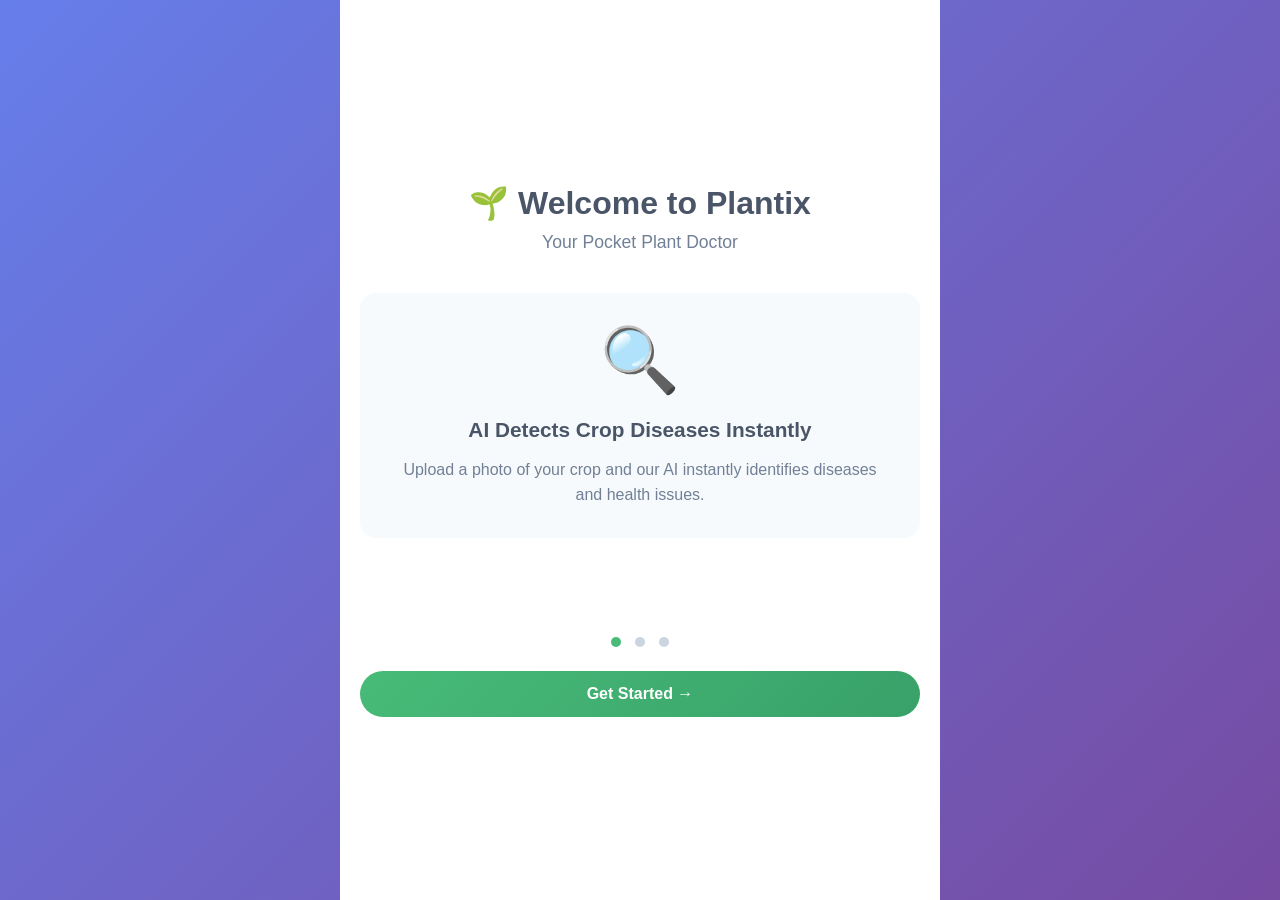
<file: index.html>
<!DOCTYPE html>
<html lang="en">
<head>
    <meta charset="UTF-8">
    <meta name="viewport" content="width=device-width, initial-scale=1.0, user-scalable=yes">
    <title>Plantix - Your Pocket Plant Doctor</title>
    <link rel="stylesheet" href="style.css">
</head>
<body>
    <!-- Welcome/Onboarding Page -->
    <div id="welcomePage" class="page active">
        <div class="container">
            <div class="welcome-section">
                <h1>🌱 Welcome to Plantix</h1>
                <p class="tagline">Your Pocket Plant Doctor</p>
            </div>

            <div class="slideshow-container">
                <div class="slide active">
                    <div class="slide-icon">🔍</div>
                    <h3>AI Detects Crop Diseases Instantly</h3>
                    <p>Upload a photo of your crop and our AI instantly identifies diseases and health issues.</p>
                </div>
                <div class="slide">
                    <div class="slide-icon">💊</div>
                    <h3>Get Treatment & Fertilizer Recommendations</h3>
                    <p>Receive detailed treatment plans and fertilizer suggestions tailored to your crop's needs.</p>
                </div>
                <div class="slide">
                    <div class="slide-icon">📊</div>
                    <h3>Track Crop Health & Watering</h3>
                    <p>Monitor your crops' health over time and get watering reminders for optimal growth.</p>
                </div>
            </div>

            <div class="slide-dots">
                <span class="dot active-dot"></span>
                <span class="dot"></span>
                <span class="dot"></span>
            </div>

            <button class="btn-primary" onclick="showLoginPage()">Get Started →</button>
        </div>
    </div>

    <!-- Login/Signup Page -->
    <div id="loginPage" class="page">
        <div class="container">
            <div class="form-container">
                <h2>🌿 Welcome Back</h2>
                <p class="form-subtitle">Sign in to continue to Plantix</p>

                <form id="loginForm" onsubmit="handleLogin(event)">
                    <div class="form-group">
                        <label for="email">Email Address</label>
                        <input type="email" id="email" name="email" required placeholder="farmer@example.com">
                    </div>

                    <div class="form-group">
                        <label for="password">Password</label>
                        <input type="password" id="password" name="password" required placeholder="••••••••">
                    </div>

                    <button type="submit" class="btn-primary btn-block">Login</button>
                </form>

                <div class="form-footer">
                    <p>Don't have an account? <a href="#" onclick="showSignupForm()">Sign up</a></p>
                </div>
            </div>

            <div class="signup-container" style="display: none;">
                <h2>🌱 Create Account</h2>
                <p class="form-subtitle">Join Plantix today</p>

                <form id="signupForm" onsubmit="handleSignup(event)">
                    <div class="form-group">
                        <label for="signupName">Full Name</label>
                        <input type="text" id="signupName" required placeholder="John Doe">
                    </div>

                    <div class="form-group">
                        <label for="signupEmail">Email Address</label>
                        <input type="email" id="signupEmail" required placeholder="farmer@example.com">
                    </div>

                    <div class="form-group">
                        <label for="signupFarm">Farm Location</label>
                        <input type="text" id="signupFarm" required placeholder="City, State">
                    </div>

                    <div class="form-group">
                        <label for="signupPassword">Password</label>
                        <input type="password" id="signupPassword" required placeholder="••••••••">
                    </div>

                    <button type="submit" class="btn-primary btn-block">Sign Up</button>
                </form>

                <div class="form-footer">
                    <p>Already have an account? <a href="#" onclick="showLoginForm()">Sign in</a></p>
                </div>
            </div>
        </div>
    </div>

    <!-- Dashboard Page -->
    <div id="dashboardPage" class="page">
        <div class="dashboard-container">
            <div class="main-content">
                <div class="upload-section">
                    <h2>🔬 Analyze Your Crop</h2>
                    <div class="upload-area">
                        <input type="file" id="leafImage" accept="image/*" style="display: none;">
                        <div class="upload-placeholder" onclick="document.getElementById('leafImage').click()">
                            <div class="upload-icon">📸</div>
                            <p>Click to upload leaf photo</p>
                            <small>Supports JPG, PNG, JPEG</small>
                        </div>
                        <img id="previewImage" style="display: none; max-width: 100%; border-radius: 12px; margin-top: 10px;">
                    </div>
                    
                    <button class="btn-primary" onclick="analyzeLeaf()">🔍 Analyze Now</button>

                    <div class="result-section" id="resultSection" style="display: none;">
                        <h3>📋 Analysis Results</h3>
                        <div class="result-card">
                            <p><strong>🌿 Disease Name:</strong> <span id="diseaseName">-</span></p>
                            <p><strong>💊 Recommendations:</strong> <span id="recommendations">-</span></p>
                        </div>
                    </div>
                </div>

                <div class="history-section">
                    <h3>📜 Recent Scans</h3>
                    <div id="scanHistory" class="scan-cards">
                        <!-- Scan cards will be added here dynamically -->
                    </div>
                </div>
            </div>

            <div class="bottom-navbar">
                <button class="nav-btn" onclick="showWelcomePage()">
                    <span class="nav-icon">🏠</span>
                    <span class="nav-label">Home</span>
                </button>
                <button class="nav-btn active" onclick="showDashboardPage()">
                    <span class="nav-icon">📊</span>
                    <span class="nav-label">Dashboard</span>
                </button>
                <button class="nav-btn" onclick="showAccountPage()">
                    <span class="nav-icon">👤</span>
                    <span class="nav-label">Account</span>
                </button>
            </div>
        </div>
    </div>

    <!-- Account Page -->
    <div id="accountPage" class="page">
        <div class="dashboard-container">
            <div class="main-content">
                <div class="profile-section">
                    <div class="profile-header">
                        <div class="profile-avatar">👨‍🌾</div>
                        <h2>My Account</h2>
                    </div>

                    <div class="profile-info">
                        <div class="info-card">
                            <div class="info-label">👤 Full Name</div>
                            <div class="info-value" id="profileName">-</div>
                        </div>
                        <div class="info-card">
                            <div class="info-label">📍 Farm Location</div>
                            <div class="info-value" id="profileLocation">-</div>
                        </div>
                        <div class="info-card">
                            <div class="info-label">📧 Email Address</div>
                            <div class="info-value" id="profileEmail">-</div>
                        </div>
                        <div class="info-card">
                            <div class="info-label">📅 Member Since</div>
                            <div class="info-value" id="profileDate">-</div>
                        </div>
                    </div>

                    <div class="profile-actions">
                        <button class="btn-secondary" onclick="showSettings()">⚙️ Settings</button>
                        <button class="btn-danger" onclick="handleLogout()">🚪 Logout</button>
                    </div>
                </div>
            </div>

            <div class="bottom-navbar">
                <button class="nav-btn" onclick="showWelcomePage()">
                    <span class="nav-icon">🏠</span>
                    <span class="nav-label">Home</span>
                </button>
                <button class="nav-btn" onclick="showDashboardPage()">
                    <span class="nav-icon">📊</span>
                    <span class="nav-label"><a href="dashboard.html">Dashboard</a></span>
                </button>
                <button class="nav-btn active" onclick="showAccountPage()">
                    <span class="nav-icon">👤</span>
                    <span class="nav-label">Account</span>
                </button>
            </div>
        </div>
    </div>

    <script src="app.js"></script>
</body>
</html>
</file>
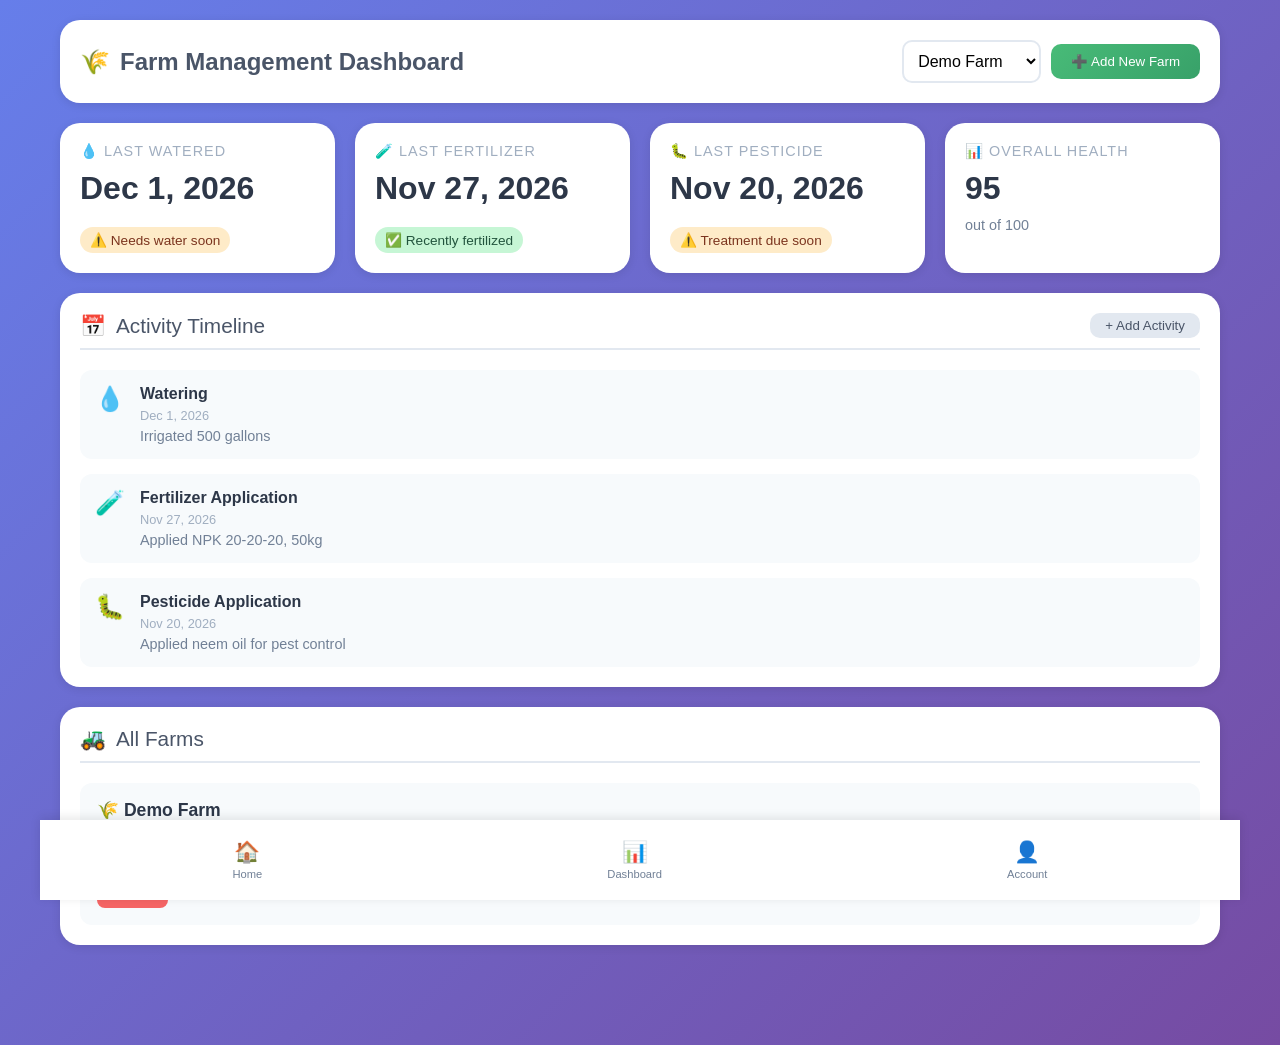
<file: dashboard.html>
<!DOCTYPE html>
<html lang="en">
<head>
    <meta charset="UTF-8">
    <meta name="viewport" content="width=device-width, initial-scale=1.0, user-scalable=yes">
    <title>Farm Dashboard - Plantix</title>
    <style>
        * {
            margin: 0;
            padding: 0;
            box-sizing: border-box;
        }

        body {
            font-family: -apple-system, BlinkMacSystemFont, 'Segoe UI', Roboto, 'Helvetica Neue', Arial, sans-serif;
            background: linear-gradient(135deg, #667eea 0%, #764ba2 100%);
            min-height: 100vh;
            color: #333;
        }

        /* Dashboard Container */
        .dashboard-container {
            max-width: 1200px;
            margin: 0 auto;
            padding: 20px;
            padding-bottom: 80px;
        }

        /* Header */
        .header {
            background: white;
            border-radius: 20px;
            padding: 20px;
            margin-bottom: 20px;
            box-shadow: 0 2px 10px rgba(0,0,0,0.1);
            display: flex;
            justify-content: space-between;
            align-items: center;
            flex-wrap: wrap;
            gap: 15px;
        }

        .header h1 {
            color: #4a5568;
            font-size: 1.5rem;
            display: flex;
            align-items: center;
            gap: 10px;
        }

        .farm-selector {
            display: flex;
            gap: 10px;
            align-items: center;
            flex-wrap: wrap;
        }

        .farm-select {
            padding: 10px;
            border: 2px solid #e2e8f0;
            border-radius: 10px;
            font-size: 1rem;
            background: white;
            cursor: pointer;
        }

        .btn-add-farm {
            background: linear-gradient(135deg, #48bb78 0%, #38a169 100%);
            color: white;
            border: none;
            padding: 10px 20px;
            border-radius: 10px;
            cursor: pointer;
            font-weight: 500;
            transition: transform 0.2s;
        }

        .btn-add-farm:hover {
            transform: translateY(-2px);
        }

        /* Stats Cards */
        .stats-grid {
            display: grid;
            grid-template-columns: repeat(auto-fit, minmax(250px, 1fr));
            gap: 20px;
            margin-bottom: 20px;
        }

        .stat-card {
            background: white;
            border-radius: 20px;
            padding: 20px;
            box-shadow: 0 2px 10px rgba(0,0,0,0.1);
            transition: transform 0.2s;
        }

        .stat-card:hover {
            transform: translateY(-5px);
        }

        .stat-title {
            font-size: 0.9rem;
            color: #a0aec0;
            text-transform: uppercase;
            letter-spacing: 1px;
            margin-bottom: 10px;
        }

        .stat-value {
            font-size: 2rem;
            font-weight: bold;
            color: #2d3748;
            margin-bottom: 10px;
        }

        .stat-unit {
            font-size: 0.9rem;
            color: #718096;
        }

        .stat-status {
            font-size: 0.85rem;
            padding: 5px 10px;
            border-radius: 20px;
            display: inline-block;
            margin-top: 10px;
        }

        .status-good {
            background: #c6f6d5;
            color: #22543d;
        }

        .status-warning {
            background: #feebc8;
            color: #7b341e;
        }

        .status-critical {
            background: #fed7d7;
            color: #742a2a;
        }

        /* Section Cards */
        .section-card {
            background: white;
            border-radius: 20px;
            padding: 20px;
            margin-bottom: 20px;
            box-shadow: 0 2px 10px rgba(0,0,0,0.1);
        }

        .section-title {
            font-size: 1.3rem;
            color: #4a5568;
            margin-bottom: 20px;
            display: flex;
            align-items: center;
            gap: 10px;
            border-bottom: 2px solid #e2e8f0;
            padding-bottom: 10px;
        }

        /* Activity Timeline */
        .timeline {
            display: flex;
            flex-direction: column;
            gap: 15px;
        }

        .timeline-item {
            display: flex;
            gap: 15px;
            padding: 15px;
            background: #f7fafc;
            border-radius: 12px;
            transition: background 0.2s;
        }

        .timeline-item:hover {
            background: #edf2f7;
        }

        .timeline-icon {
            font-size: 1.5rem;
        }

        .timeline-content {
            flex: 1;
        }

        .timeline-title {
            font-weight: 600;
            color: #2d3748;
            margin-bottom: 5px;
        }

        .timeline-date {
            font-size: 0.8rem;
            color: #a0aec0;
        }

        .timeline-desc {
            font-size: 0.9rem;
            color: #718096;
            margin-top: 5px;
        }

        /* Form Styles */
        .form-group {
            margin-bottom: 15px;
        }

        .form-group label {
            display: block;
            margin-bottom: 5px;
            color: #4a5568;
            font-weight: 500;
        }

        .form-group input,
        .form-group select,
        .form-group textarea {
            width: 100%;
            padding: 10px;
            border: 2px solid #e2e8f0;
            border-radius: 10px;
            font-size: 1rem;
            transition: border-color 0.2s;
        }

        .form-group input:focus,
        .form-group select:focus,
        .form-group textarea:focus {
            outline: none;
            border-color: #48bb78;
        }

        .btn-primary {
            background: linear-gradient(135deg, #48bb78 0%, #38a169 100%);
            color: white;
            border: none;
            padding: 12px 24px;
            border-radius: 10px;
            cursor: pointer;
            font-weight: 600;
            transition: transform 0.2s;
        }

        .btn-primary:hover {
            transform: translateY(-2px);
        }

        .btn-secondary {
            background: #e2e8f0;
            color: #4a5568;
            border: none;
            padding: 10px 20px;
            border-radius: 10px;
            cursor: pointer;
            font-weight: 500;
            transition: background 0.2s;
        }

        .btn-secondary:hover {
            background: #cbd5e0;
        }

        .btn-danger {
            background: #f56565;
            color: white;
            border: none;
            padding: 8px 16px;
            border-radius: 8px;
            cursor: pointer;
            font-size: 0.85rem;
        }

        .btn-danger:hover {
            background: #e53e3e;
        }

        /* Farm List */
        .farms-list {
            display: grid;
            grid-template-columns: repeat(auto-fit, minmax(300px, 1fr));
            gap: 15px;
            margin-top: 15px;
        }

        .farm-card {
            background: #f7fafc;
            border-radius: 12px;
            padding: 15px;
            cursor: pointer;
            transition: all 0.2s;
            border: 2px solid transparent;
        }

        .farm-card:hover {
            transform: translateY(-2px);
            box-shadow: 0 4px 12px rgba(0,0,0,0.1);
        }

        .farm-card.active {
            border-color: #48bb78;
            background: #f0fdf4;
        }

        .farm-name {
            font-weight: 600;
            color: #2d3748;
            margin-bottom: 5px;
            font-size: 1.1rem;
        }

        .farm-location {
            font-size: 0.85rem;
            color: #718096;
            margin-bottom: 10px;
        }

        .farm-stats {
            display: flex;
            gap: 15px;
            font-size: 0.8rem;
            color: #4a5568;
        }

        /* Modal */
        .modal {
            display: none;
            position: fixed;
            top: 0;
            left: 0;
            right: 0;
            bottom: 0;
            background: rgba(0,0,0,0.5);
            z-index: 1000;
            align-items: center;
            justify-content: center;
        }

        .modal.active {
            display: flex;
        }

        .modal-content {
            background: white;
            border-radius: 20px;
            padding: 25px;
            max-width: 500px;
            width: 90%;
            max-height: 90vh;
            overflow-y: auto;
        }

        .modal-header {
            display: flex;
            justify-content: space-between;
            align-items: center;
            margin-bottom: 20px;
        }

        .modal-header h3 {
            color: #4a5568;
        }

        .close-modal {
            font-size: 1.5rem;
            cursor: pointer;
            color: #a0aec0;
        }

        /* Alert */
        .alert {
            position: fixed;
            top: 20px;
            right: 20px;
            padding: 12px 20px;
            border-radius: 10px;
            z-index: 2000;
            animation: slideIn 0.3s ease-out;
            box-shadow: 0 4px 12px rgba(0,0,0,0.15);
        }

        .alert-success {
            background: #c6f6d5;
            color: #22543d;
            border-left: 4px solid #48bb78;
        }

        .alert-error {
            background: #fed7d7;
            color: #742a2a;
            border-left: 4px solid #f56565;
        }

        @keyframes slideIn {
            from {
                transform: translateX(100%);
                opacity: 0;
            }
            to {
                transform: translateX(0);
                opacity: 1;
            }
        }

        /* Navigation */
        .bottom-nav {
            position: fixed;
            bottom: 0;
            left: 0;
            right: 0;
            background: white;
            display: flex;
            justify-content: space-around;
            padding: 12px 20px;
            box-shadow: 0 -2px 10px rgba(0,0,0,0.1);
            max-width: 1200px;
            margin: 0 auto;
        }

        .nav-btn {
            background: none;
            border: none;
            display: flex;
            flex-direction: column;
            align-items: center;
            gap: 4px;
            cursor: pointer;
            padding: 8px 16px;
            border-radius: 8px;
            transition: background 0.2s;
        }

        .nav-btn:hover {
            background: #f7fafc;
        }

        .nav-icon {
            font-size: 1.3rem;
        }

        .nav-label {
            font-size: 0.7rem;
            color: #718096;
        }

        /* Responsive */
        @media (max-width: 768px) {
            .dashboard-container {
                padding: 15px;
            }
            
            .stats-grid {
                grid-template-columns: 1fr;
            }
            
            .header {
                flex-direction: column;
                text-align: center;
            }
            
            .farm-selector {
                width: 100%;
                justify-content: center;
            }
        }
    </style>
</head>
<body>
    <div class="dashboard-container">
        <!-- Header -->
        <div class="header">
            <h1>
                <span>🌾</span>
                Farm Management Dashboard
            </h1>
            <div class="farm-selector">
                <select id="farmSelect" class="farm-select" onchange="switchFarm()">
                    <option value="">Select a farm</option>
                </select>
                <button class="btn-add-farm" onclick="openAddFarmModal()">➕ Add New Farm</button>
            </div>
        </div>

        <!-- Stats Grid -->
        <div class="stats-grid">
            <div class="stat-card">
                <div class="stat-title">💧 Last Watered</div>
                <div class="stat-value" id="lastWatered">-</div>
                <div class="stat-status" id="waterStatus">No data</div>
            </div>
            <div class="stat-card">
                <div class="stat-title">🧪 Last Fertilizer</div>
                <div class="stat-value" id="lastFertilizer">-</div>
                <div class="stat-status" id="fertilizerStatus">No data</div>
            </div>
            <div class="stat-card">
                <div class="stat-title">🐛 Last Pesticide</div>
                <div class="stat-value" id="lastPesticide">-</div>
                <div class="stat-status" id="pesticideStatus">No data</div>
            </div>
            <div class="stat-card">
                <div class="stat-title">📊 Overall Health</div>
                <div class="stat-value" id="healthScore">-</div>
                <div class="stat-unit">out of 100</div>
            </div>
        </div>

        <!-- Activity Timeline -->
        <div class="section-card">
            <div class="section-title">
                <span>📅</span>
                Activity Timeline
                <button class="btn-secondary" style="margin-left: auto; padding: 5px 15px;" onclick="openAddActivityModal()">+ Add Activity</button>
            </div>
            <div id="timeline" class="timeline">
                <p style="color: #a0aec0; text-align: center;">No activities yet. Add your first farm activity!</p>
            </div>
        </div>

        <!-- All Farms -->
        <div class="section-card">
            <div class="section-title">
                <span>🚜</span>
                All Farms
            </div>
            <div id="farmsList" class="farms-list">
                <p style="color: #a0aec0; text-align: center; grid-column: 1/-1;">No farms added yet. Click "Add New Farm" to get started!</p>
            </div>
        </div>
    </div>

    <!-- Bottom Navigation -->
    <div class="bottom-nav">
        <button class="nav-btn" onclick="window.location.href='index.html'">
            <span class="nav-icon">🏠</span>
            <span class="nav-label">Home</span>
        </button>
        <button class="nav-btn" onclick="location.reload()">
            <span class="nav-icon">📊</span>
            <span class="nav-label">Dashboard</span>
        </button>
        <button class="nav-btn" onclick="window.location.href='account.html'">
            <span class="nav-icon">👤</span>
            <span class="nav-label">Account</span>
        </button>
    </div>

    <!-- Add Farm Modal -->
    <div id="addFarmModal" class="modal">
        <div class="modal-content">
            <div class="modal-header">
                <h3>🌾 Add New Farm</h3>
                <span class="close-modal" onclick="closeModal('addFarmModal')">&times;</span>
            </div>
            <form onsubmit="addFarm(event)">
                <div class="form-group">
                    <label>Farm Name *</label>
                    <input type="text" id="farmName" required placeholder="e.g., Green Valley Farm">
                </div>
                <div class="form-group">
                    <label>Location *</label>
                    <input type="text" id="farmLocation" required placeholder="e.g., Riverside County, CA">
                </div>
                <div class="form-group">
                    <label>Size (acres)</label>
                    <input type="number" id="farmSize" placeholder="e.g., 50">
                </div>
                <div class="form-group">
                    <label>Crop Type</label>
                    <input type="text" id="farmCrop" placeholder="e.g., Tomatoes, Corn, Wheat">
                </div>
                <button type="submit" class="btn-primary">➕ Create Farm</button>
            </form>
        </div>
    </div>

    <!-- Add Activity Modal -->
    <div id="addActivityModal" class="modal">
        <div class="modal-content">
            <div class="modal-header">
                <h3>📝 Add Farm Activity</h3>
                <span class="close-modal" onclick="closeModal('addActivityModal')">&times;</span>
            </div>
            <form onsubmit="addActivity(event)">
                <div class="form-group">
                    <label>Activity Type *</label>
                    <select id="activityType" required>
                        <option value="">Select type</option>
                        <option value="water">💧 Watering</option>
                        <option value="fertilizer">🧪 Fertilizer Application</option>
                        <option value="pesticide">🐛 Pesticide Application</option>
                    </select>
                </div>
                <div class="form-group">
                    <label>Date *</label>
                    <input type="date" id="activityDate" required>
                </div>
                <div class="form-group">
                    <label>Details</label>
                    <textarea id="activityDetails" rows="3" placeholder="Enter details (e.g., amount used, specific product, notes)"></textarea>
                </div>
                <button type="submit" class="btn-primary">✅ Add Activity</button>
            </form>
        </div>
    </div>

    <script>
        // Global variables
        let farms = [];
        let currentFarmId = null;

        // Load data on page load
        document.addEventListener('DOMContentLoaded', function() {
            loadFarms();
            setupDateInput();
        });

        // Setup default date to today
        function setupDateInput() {
            const today = new Date().toISOString().split('T')[0];
            const dateInput = document.getElementById('activityDate');
            if (dateInput) dateInput.value = today;
        }

        // Load farms from localStorage
        function loadFarms() {
            const savedFarms = localStorage.getItem('plantix_farms');
            if (savedFarms) {
                farms = JSON.parse(savedFarms);
            } else {
                // Add demo farm
                farms = [{
                    id: Date.now(),
                    name: "Demo Farm",
                    location: "California, USA",
                    size: 25,
                    crop: "Tomatoes",
                    createdAt: new Date().toLocaleDateString(),
                    activities: [
                        {
                            id: Date.now(),
                            type: "water",
                            date: new Date(Date.now() - 3*24*60*60*1000).toISOString().split('T')[0],
                            details: "Irrigated 500 gallons"
                        },
                        {
                            id: Date.now() + 1,
                            type: "fertilizer",
                            date: new Date(Date.now() - 7*24*60*60*1000).toISOString().split('T')[0],
                            details: "Applied NPK 20-20-20, 50kg"
                        },
                        {
                            id: Date.now() + 2,
                            type: "pesticide",
                            date: new Date(Date.now() - 14*24*60*60*1000).toISOString().split('T')[0],
                            details: "Applied neem oil for pest control"
                        }
                    ]
                }];
                saveFarms();
            }
            updateFarmsList();
            
            // Select first farm if exists
            if (farms.length > 0 && !currentFarmId) {
                currentFarmId = farms[0].id;
                updateFarmSelector();
                loadCurrentFarmData();
            }
        }

        // Save farms to localStorage
        function saveFarms() {
            localStorage.setItem('plantix_farms', JSON.stringify(farms));
        }

        // Update farms list display
        function updateFarmsList() {
            const farmsListDiv = document.getElementById('farmsList');
            if (farms.length === 0) {
                farmsListDiv.innerHTML = '<p style="color: #a0aec0; text-align: center; grid-column: 1/-1;">No farms added yet. Click "Add New Farm" to get started!</p>';
                return;
            }
            
            farmsListDiv.innerHTML = farms.map(farm => `
                <div class="farm-card ${currentFarmId === farm.id ? 'active' : ''}" onclick="selectFarm(${farm.id})">
                    <div class="farm-name">🌾 ${escapeHtml(farm.name)}</div>
                    <div class="farm-location">📍 ${escapeHtml(farm.location)}</div>
                    <div class="farm-stats">
                        <span>📏 ${farm.size || 'N/A'} acres</span>
                        <span>🌱 ${farm.crop || 'Mixed'}</span>
                    </div>
                    <div style="margin-top: 10px;">
                        <button class="btn-danger" onclick="deleteFarm(event, ${farm.id})">Delete</button>
                    </div>
                </div>
            `).join('');
        }

        // Update farm selector dropdown
        function updateFarmSelector() {
            const select = document.getElementById('farmSelect');
            select.innerHTML = '<option value="">Select a farm</option>' + 
                farms.map(farm => `<option value="${farm.id}" ${currentFarmId === farm.id ? 'selected' : ''}>${escapeHtml(farm.name)}</option>`).join('');
        }

        // Select farm
        function selectFarm(farmId) {
            currentFarmId = farmId;
            updateFarmSelector();
            updateFarmsList();
            loadCurrentFarmData();
            showAlert('Switched to farm', 'success');
        }

        // Switch farm from dropdown
        function switchFarm() {
            const select = document.getElementById('farmSelect');
            const farmId = parseInt(select.value);
            if (farmId) {
                selectFarm(farmId);
            }
        }

        // Load current farm data
        function loadCurrentFarmData() {
            const farm = farms.find(f => f.id === currentFarmId);
            if (!farm) return;
            
            // Update stats
            const activities = farm.activities || [];
            const lastWater = activities.filter(a => a.type === 'water').sort((a,b) => new Date(b.date) - new Date(a.date))[0];
            const lastFert = activities.filter(a => a.type === 'fertilizer').sort((a,b) => new Date(b.date) - new Date(a.date))[0];
            const lastPest = activities.filter(a => a.type === 'pesticide').sort((a,b) => new Date(b.date) - new Date(a.date))[0];
            
            // Last Watered
            if (lastWater) {
                const daysSince = getDaysSince(lastWater.date);
                document.getElementById('lastWatered').textContent = formatDate(lastWater.date);
                const waterStatus = document.getElementById('waterStatus');
                if (daysSince <= 2) {
                    waterStatus.textContent = '✅ Well watered';
                    waterStatus.className = 'stat-status status-good';
                } else if (daysSince <= 5) {
                    waterStatus.textContent = '⚠️ Needs water soon';
                    waterStatus.className = 'stat-status status-warning';
                } else {
                    waterStatus.textContent = '🔴 Overdue for watering!';
                    waterStatus.className = 'stat-status status-critical';
                }
            } else {
                document.getElementById('lastWatered').textContent = 'Never';
                document.getElementById('waterStatus').textContent = '⚠️ No watering records';
                document.getElementById('waterStatus').className = 'stat-status status-warning';
            }
            
            // Last Fertilizer
            if (lastFert) {
                const daysSince = getDaysSince(lastFert.date);
                document.getElementById('lastFertilizer').textContent = formatDate(lastFert.date);
                const fertStatus = document.getElementById('fertilizerStatus');
                if (daysSince <= 30) {
                    fertStatus.textContent = '✅ Recently fertilized';
                    fertStatus.className = 'stat-status status-good';
                } else if (daysSince <= 60) {
                    fertStatus.textContent = '⚠️ Fertilizer due soon';
                    fertStatus.className = 'stat-status status-warning';
                } else {
                    fertStatus.textContent = '🔴 Fertilizer overdue!';
                    fertStatus.className = 'stat-status status-critical';
                }
            } else {
                document.getElementById('lastFertilizer').textContent = 'Never';
                document.getElementById('fertilizerStatus').textContent = '⚠️ No fertilizer records';
                document.getElementById('fertilizerStatus').className = 'stat-status status-warning';
            }
            
            // Last Pesticide
            if (lastPest) {
                const daysSince = getDaysSince(lastPest.date);
                document.getElementById('lastPesticide').textContent = formatDate(lastPest.date);
                const pestStatus = document.getElementById('pesticideStatus');
                if (daysSince <= 14) {
                    pestStatus.textContent = '✅ Recently treated';
                    pestStatus.className = 'stat-status status-good';
                } else if (daysSince <= 30) {
                    pestStatus.textContent = '⚠️ Treatment due soon';
                    pestStatus.className = 'stat-status status-warning';
                } else {
                    pestStatus.textContent = '🔴 Pesticide treatment overdue!';
                    pestStatus.className = 'stat-status status-critical';
                }
            } else {
                document.getElementById('lastPesticide').textContent = 'Never';
                document.getElementById('pesticideStatus').textContent = '⚠️ No pesticide records';
                document.getElementById('pesticideStatus').className = 'stat-status status-warning';
            }
            
            // Calculate health score
            let healthScore = 70; // Base score
            if (lastWater) {
                const waterDays = getDaysSince(lastWater.date);
                if (waterDays <= 2) healthScore += 10;
                else if (waterDays <= 5) healthScore += 5;
                else healthScore -= 15;
            } else {
                healthScore -= 10;
            }
            
            if (lastFert) {
                const fertDays = getDaysSince(lastFert.date);
                if (fertDays <= 30) healthScore += 15;
                else if (fertDays <= 60) healthScore += 5;
                else healthScore -= 10;
            } else {
                healthScore -= 10;
            }
            
            if (lastPest) {
                const pestDays = getDaysSince(lastPest.date);
                if (pestDays <= 14) healthScore += 15;
                else if (pestDays <= 30) healthScore += 5;
                else healthScore -= 10;
            } else {
                healthScore -= 5;
            }
            
            healthScore = Math.min(100, Math.max(0, healthScore));
            document.getElementById('healthScore').textContent = healthScore;
            
            // Update timeline
            updateTimeline(farm);
        }
        
        // Update timeline
        function updateTimeline(farm) {
            const timelineDiv = document.getElementById('timeline');
            const activities = farm.activities || [];
            
            if (activities.length === 0) {
                timelineDiv.innerHTML = '<p style="color: #a0aec0; text-align: center;">No activities yet. Add your first farm activity!</p>';
                return;
            }
            
            const sortedActivities = [...activities].sort((a,b) => new Date(b.date) - new Date(a.date));
            
            timelineDiv.innerHTML = sortedActivities.map(activity => {
                const icons = {
                    'water': '💧',
                    'fertilizer': '🧪',
                    'pesticide': '🐛'
                };
                const titles = {
                    'water': 'Watering',
                    'fertilizer': 'Fertilizer Application',
                    'pesticide': 'Pesticide Application'
                };
                
                return `
                    <div class="timeline-item">
                        <div class="timeline-icon">${icons[activity.type]}</div>
                        <div class="timeline-content">
                            <div class="timeline-title">${titles[activity.type]}</div>
                            <div class="timeline-date">${formatDate(activity.date)}</div>
                            <div class="timeline-desc">${escapeHtml(activity.details || 'No additional details')}</div>
                        </div>
                    </div>
                `;
            }).join('');
        }
        
        // Add new farm
        function addFarm(event) {
            event.preventDefault();
            
            const name = document.getElementById('farmName').value.trim();
            const location = document.getElementById('farmLocation').value.trim();
            const size = document.getElementById('farmSize').value;
            const crop = document.getElementById('farmCrop').value.trim();
            
            if (!name || !location) {
                showAlert('Please fill in farm name and location', 'error');
                return;
            }
            
            const newFarm = {
                id: Date.now(),
                name: name,
                location: location,
                size: size || null,
                crop: crop || null,
                createdAt: new Date().toLocaleDateString(),
                activities: []
            };
            
            farms.push(newFarm);
            saveFarms();
            updateFarmsList();
            updateFarmSelector();
            
            // Select the new farm
            currentFarmId = newFarm.id;
            updateFarmSelector();
            updateFarmsList();
            loadCurrentFarmData();
            
            closeModal('addFarmModal');
            document.getElementById('addFarmModal').querySelector('form').reset();
            showAlert('Farm added successfully!', 'success');
        }
        
        // Add activity
        function addActivity(event) {
            event.preventDefault();
            
            if (!currentFarmId) {
                showAlert('Please select a farm first', 'error');
                return;
            }
            
            const type = document.getElementById('activityType').value;
            const date = document.getElementById('activityDate').value;
            const details = document.getElementById('activityDetails').value;
            
            if (!type || !date) {
                showAlert('Please fill in all required fields', 'error');
                return;
            }
            
            const farm = farms.find(f => f.id === currentFarmId);
            if (!farm) return;
            
            const newActivity = {
                id: Date.now(),
                type: type,
                date: date,
                details: details || 'No details provided'
            };
            
            if (!farm.activities) farm.activities = [];
            farm.activities.push(newActivity);
            saveFarms();
            
            loadCurrentFarmData();
            closeModal('addActivityModal');
            document.getElementById('addActivityModal').querySelector('form').reset();
            setupDateInput();
            
            showAlert('Activity added successfully!', 'success');
        }
        
        // Delete farm
        function deleteFarm(event, farmId) {
            event.stopPropagation();
            
            if (confirm('Are you sure you want to delete this farm? All data will be lost.')) {
                farms = farms.filter(f => f.id !== farmId);
                saveFarms();
                
                if (currentFarmId === farmId) {
                    currentFarmId = farms.length > 0 ? farms[0]?.id : null;
                    if (currentFarmId) {
                        loadCurrentFarmData();
                    } else {
                        // Clear display
                        document.getElementById('lastWatered').textContent = '-';
                        document.getElementById('lastFertilizer').textContent = '-';
                        document.getElementById('lastPesticide').textContent = '-';
                        document.getElementById('healthScore').textContent = '-';
                        document.getElementById('timeline').innerHTML = '<p style="color: #a0aec0; text-align: center;">No activities yet. Add your first farm activity!</p>';
                    }
                }
                
                updateFarmsList();
                updateFarmSelector();
                showAlert('Farm deleted', 'success');
            }
        }
        
        // Utility functions
        function getDaysSince(dateString) {
            const today = new Date();
            const pastDate = new Date(dateString);
            const diffTime = Math.abs(today - pastDate);
            return Math.ceil(diffTime / (1000 * 60 * 60 * 24));
        }
        
        function formatDate(dateString) {
            const date = new Date(dateString);
            return date.toLocaleDateString('en-US', { month: 'short', day: 'numeric', year: 'numeric' });
        }
        
        function escapeHtml(text) {
            if (!text) return '';
            const div = document.createElement('div');
            div.textContent = text;
            return div.innerHTML;
        }
        
        function openAddFarmModal() {
            document.getElementById('addFarmModal').classList.add('active');
        }
        
        function openAddActivityModal() {
            if (!currentFarmId) {
                showAlert('Please select a farm first', 'error');
                return;
            }
            document.getElementById('addActivityModal').classList.add('active');
        }
        
        function closeModal(modalId) {
            document.getElementById(modalId).classList.remove('active');
        }
        
        function showAlert(message, type) {
            const alertDiv = document.createElement('div');
            alertDiv.className = `alert alert-${type}`;
            alertDiv.textContent = message;
            document.body.appendChild(alertDiv);
            
            setTimeout(() => {
                if (alertDiv && alertDiv.remove) alertDiv.remove();
            }, 3000);
        }
        
        // Close modal when clicking outside
        window.onclick = function(event) {
            if (event.target.classList.contains('modal')) {
                event.target.classList.remove('active');
            }
        }
    </script>
</body>
</html>
</file>
<file: style.css>
* {
    margin: 0;
    padding: 0;
    box-sizing: border-box;
}

body {
    font-family: -apple-system, BlinkMacSystemFont, 'Segoe UI', Roboto, 'Helvetica Neue', Arial, sans-serif;
    background: linear-gradient(135deg, #667eea 0%, #764ba2 100%);
    min-height: 100vh;
    color: #333;
}

/* Page Transitions */
.page {
    display: none;
    animation: fadeIn 0.3s ease-in;
}

.page.active {
    display: block;
}

@keyframes fadeIn {
    from {
        opacity: 0;
        transform: translateY(10px);
    }
    to {
        opacity: 1;
        transform: translateY(0);
    }
}

/* Container Styles */
.container {
    max-width: 600px;
    margin: 0 auto;
    padding: 20px;
    min-height: 100vh;
    display: flex;
    flex-direction: column;
    justify-content: center;
    background: white;
}

/* Welcome Section */
.welcome-section {
    text-align: center;
    margin-bottom: 40px;
}

.welcome-section h1 {
    font-size: 2rem;
    color: #4a5568;
    margin-bottom: 10px;
}

.tagline {
    font-size: 1.1rem;
    color: #718096;
}

/* Slideshow Styles */
.slideshow-container {
    position: relative;
    min-height: 300px;
    margin-bottom: 20px;
}

.slide {
    display: none;
    text-align: center;
    padding: 30px;
    background: #f7fafc;
    border-radius: 16px;
    animation: fadeIn 0.5s ease-in-out;
}

.slide.active {
    display: block;
}

.slide-icon {
    font-size: 4rem;
    margin-bottom: 20px;
}

.slide h3 {
    color: #4a5568;
    margin-bottom: 15px;
    font-size: 1.3rem;
}

.slide p {
    color: #718096;
    line-height: 1.6;
}

.slide-dots {
    text-align: center;
    margin: 20px 0;
}

.dot {
    height: 10px;
    width: 10px;
    background-color: #cbd5e0;
    border-radius: 50%;
    display: inline-block;
    margin: 0 5px;
    cursor: pointer;
    transition: background-color 0.3s;
}

.active-dot {
    background-color: #48bb78;
}

/* Button Styles */
.btn-primary {
    background: linear-gradient(135deg, #48bb78 0%, #38a169 100%);
    color: white;
    border: none;
    padding: 14px 30px;
    font-size: 1rem;
    border-radius: 50px;
    cursor: pointer;
    transition: transform 0.2s, box-shadow 0.2s;
    font-weight: 600;
}

.btn-primary:hover {
    transform: translateY(-2px);
    box-shadow: 0 10px 20px rgba(0,0,0,0.1);
}

.btn-primary:active {
    transform: translateY(0);
}

.btn-block {
    width: 100%;
}

.btn-secondary {
    background: #e2e8f0;
    color: #4a5568;
    border: none;
    padding: 12px 24px;
    border-radius: 8px;
    cursor: pointer;
    font-size: 1rem;
    font-weight: 500;
    transition: background 0.2s;
}

.btn-secondary:hover {
    background: #cbd5e0;
}

.btn-danger {
    background: #f56565;
    color: white;
    border: none;
    padding: 12px 24px;
    border-radius: 8px;
    cursor: pointer;
    font-size: 1rem;
    font-weight: 500;
    transition: background 0.2s;
}

.btn-danger:hover {
    background: #e53e3e;
}

/* Form Styles */
.form-container, .signup-container {
    max-width: 400px;
    margin: 0 auto;
    width: 100%;
}

.form-container h2, .signup-container h2 {
    text-align: center;
    color: #4a5568;
    margin-bottom: 10px;
}

.form-subtitle {
    text-align: center;
    color: #718096;
    margin-bottom: 30px;
}

.form-group {
    margin-bottom: 20px;
}

.form-group label {
    display: block;
    margin-bottom: 8px;
    color: #4a5568;
    font-weight: 500;
}

.form-group input {
    width: 100%;
    padding: 12px;
    border: 2px solid #e2e8f0;
    border-radius: 8px;
    font-size: 1rem;
    transition: border-color 0.2s;
}

.form-group input:focus {
    outline: none;
    border-color: #48bb78;
}

.form-footer {
    text-align: center;
    margin-top: 20px;
    color: #718096;
}

.form-footer a {
    color: #48bb78;
    text-decoration: none;
    font-weight: 500;
}

.form-footer a:hover {
    text-decoration: underline;
}

/* Dashboard Styles */
.dashboard-container {
    min-height: 100vh;
    background: #f7fafc;
    padding-bottom: 70px;
}

.main-content {
    max-width: 600px;
    margin: 0 auto;
    padding: 20px;
}

/* Upload Section */
.upload-section {
    background: white;
    border-radius: 16px;
    padding: 24px;
    margin-bottom: 24px;
    box-shadow: 0 2px 10px rgba(0,0,0,0.05);
}

.upload-section h2 {
    color: #4a5568;
    margin-bottom: 20px;
    font-size: 1.5rem;
}

.upload-area {
    margin-bottom: 20px;
}

.upload-placeholder {
    border: 2px dashed #cbd5e0;
    border-radius: 12px;
    padding: 40px;
    text-align: center;
    cursor: pointer;
    transition: border-color 0.2s, background 0.2s;
}

.upload-placeholder:hover {
    border-color: #48bb78;
    background: #f0fdf4;
}

.upload-icon {
    font-size: 3rem;
    margin-bottom: 10px;
}

.upload-placeholder p {
    color: #4a5568;
    margin-bottom: 5px;
}

.upload-placeholder small {
    color: #a0aec0;
}

/* Result Section */
.result-section {
    margin-top: 20px;
    animation: slideDown 0.3s ease-out;
}

@keyframes slideDown {
    from {
        opacity: 0;
        transform: translateY(-10px);
    }
    to {
        opacity: 1;
        transform: translateY(0);
    }
}

.result-card {
    background: #f0fdf4;
    border-left: 4px solid #48bb78;
    padding: 16px;
    border-radius: 8px;
    margin-top: 10px;
}

.result-card p {
    margin-bottom: 10px;
    line-height: 1.5;
}

.result-card strong {
    color: #2d3748;
}

/* Scan History */
.history-section {
    background: white;
    border-radius: 16px;
    padding: 24px;
    box-shadow: 0 2px 10px rgba(0,0,0,0.05);
}

.history-section h3 {
    color: #4a5568;
    margin-bottom: 20px;
}

.scan-cards {
    display: flex;
    flex-direction: column;
    gap: 12px;
}

.scan-card {
    background: #f7fafc;
    border-radius: 12px;
    padding: 16px;
    display: flex;
    justify-content: space-between;
    align-items: center;
    transition: transform 0.2s;
}

.scan-card:hover {
    transform: translateX(5px);
}

.scan-info h4 {
    color: #2d3748;
    margin-bottom: 5px;
    font-size: 1rem;
}

.scan-info p {
    color: #718096;
    font-size: 0.9rem;
}

.health-indicator {
    display: inline-block;
    width: 12px;
    height: 12px;
    border-radius: 50%;
    margin-right: 6px;
}

.health-good {
    background: #48bb78;
}

.health-warning {
    background: #ed8936;
}

.health-bad {
    background: #f56565;
}

.watered-indicator {
    display: inline-flex;
    align-items: center;
    gap: 4px;
    font-size: 0.85rem;
}

/* Profile Section */
.profile-section {
    background: white;
    border-radius: 16px;
    padding: 24px;
    box-shadow: 0 2px 10px rgba(0,0,0,0.05);
}

.profile-header {
    text-align: center;
    margin-bottom: 30px;
}

.profile-avatar {
    font-size: 5rem;
    margin-bottom: 10px;
}

.profile-header h2 {
    color: #4a5568;
}

.profile-info {
    margin-bottom: 30px;
}

.info-card {
    padding: 16px;
    border-bottom: 1px solid #e2e8f0;
}

.info-card:last-child {
    border-bottom: none;
}

.info-label {
    font-size: 0.85rem;
    color: #a0aec0;
    margin-bottom: 5px;
    text-transform: uppercase;
    letter-spacing: 0.5px;
}

.info-value {
    font-size: 1.1rem;
    color: #2d3748;
    font-weight: 500;
}

.profile-actions {
    display: flex;
    gap: 12px;
    justify-content: center;
}

/* Bottom Navigation */
.bottom-navbar {
    position: fixed;
    bottom: 0;
    left: 0;
    right: 0;
    background: white;
    display: flex;
    justify-content: space-around;
    padding: 12px 20px;
    box-shadow: 0 -2px 10px rgba(0,0,0,0.05);
    max-width: 600px;
    margin: 0 auto;
}

.nav-btn {
    background: none;
    border: none;
    display: flex;
    flex-direction: column;
    align-items: center;
    gap: 4px;
    cursor: pointer;
    padding: 8px 16px;
    border-radius: 8px;
    transition: background 0.2s;
    flex: 1;
}

.nav-btn:hover {
    background: #f7fafc;
}

.nav-btn.active .nav-icon,
.nav-btn.active .nav-label {
    color: #48bb78;
}

.nav-icon {
    font-size: 1.5rem;
}

.nav-label {
    font-size: 0.75rem;
    color: #718096;
}

/* Alert Messages */
.alert {
    padding: 12px;
    border-radius: 8px;
    margin-bottom: 16px;
    animation: slideDown 0.3s ease-out;
    position: fixed;
    top: 20px;
    left: 50%;
    transform: translateX(-50%);
    z-index: 1000;
    min-width: 300px;
    text-align: center;
    box-shadow: 0 4px 12px rgba(0,0,0,0.15);
}

.alert-success {
    background: #c6f6d5;
    color: #22543d;
    border-left: 4px solid #48bb78;
}

.alert-error {
    background: #fed7d7;
    color: #742a2a;
    border-left: 4px solid #f56565;
}

/* Mobile Responsive */
@media (max-width: 640px) {
    .container {
        padding: 16px;
    }
    
    .slide {
        padding: 20px;
    }
    
    .btn-primary {
        padding: 12px 24px;
    }
    
    .main-content {
        padding: 16px;
    }
    
    .upload-placeholder {
        padding: 30px;
    }
    
    .profile-actions {
        flex-direction: column;
    }
    
    .btn-secondary, .btn-danger {
        width: 100%;
    }
    
    .alert {
        min-width: 90%;
        top: 10px;
    }
}
</file>
